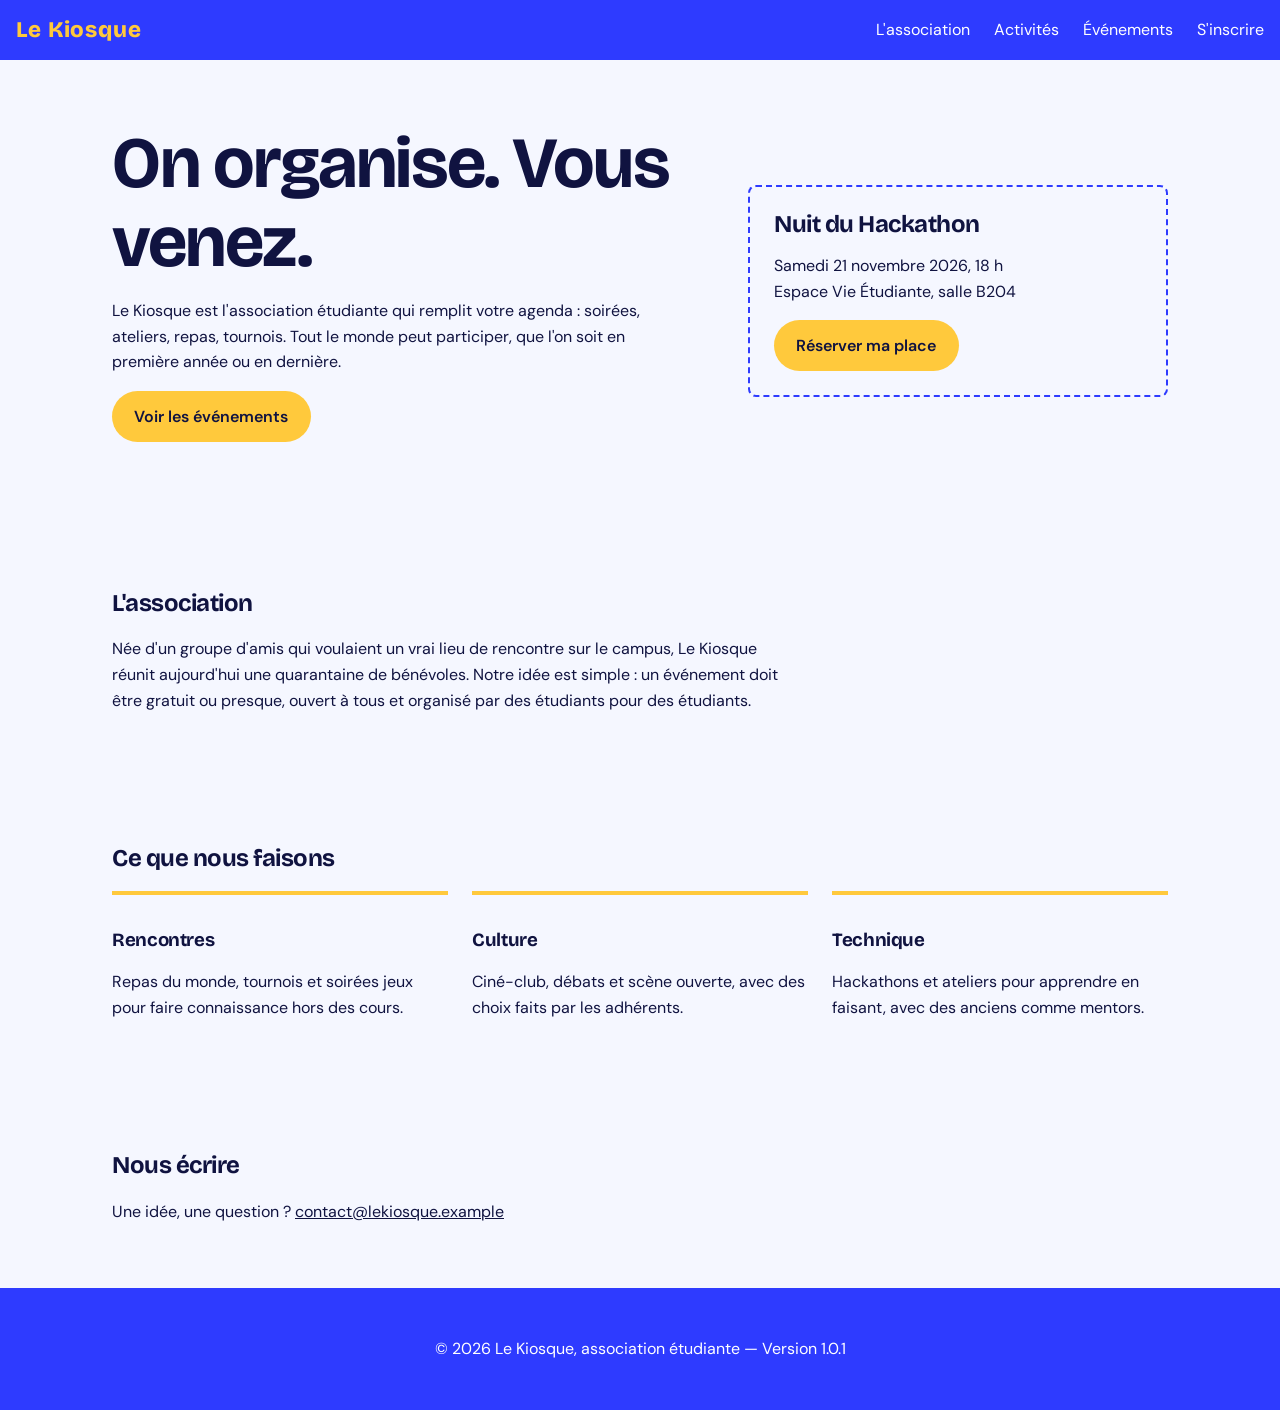
<file: index.html>
<!DOCTYPE html>


<html lang="fr">
<head>
  <meta charset="UTF-8">
  <meta name="viewport" content="width=device-width, initial-scale=1">
  <meta name="description" content="Le Kiosque organise soirées, ateliers et repas pour les étudiants.">
  <title>Le Kiosque — association étudiante</title>
  <link rel="preconnect" href="https://fonts.googleapis.com">
  <link rel="stylesheet" href="https://fonts.googleapis.com/css2?family=Bricolage+Grotesque:wght@600;800&family=DM+Sans:wght@400;600&display=swap">
  <link rel="stylesheet" href="css/style.css">
  <link rel="stylesheet" href="css/accueil.css">
</head>
<body>
<header class="site-header">
  <a class="logo" href="index.html">Le Kiosque</a>
  <button class="nav-toggle" aria-expanded="false" aria-controls="menu">Menu</button>
  <nav class="nav" aria-label="Navigation principale">
    <ul id="menu">
      <li><a href="index.html#association">L'association</a></li>
      <li><a href="index.html#activites">Activités</a></li>
      <li><a href="evenements.html">Événements</a></li>
      <li><a href="inscription.html">S'inscrire</a></li>
    </ul>
  </nav>
</header>
<main class="conteneur">
  <div class="hero">
    <div>
      <h1>On organise. Vous venez.</h1>
      <p>Le Kiosque est l'association étudiante qui remplit votre agenda : soirées, ateliers, repas, tournois. Tout le monde peut participer, que l'on soit en première année ou en dernière.</p>
      <p><a class="bouton" href="evenements.html">Voir les événements</a></p>
    </div>
    <aside class="billet" aria-label="Prochain événement">
      <h2>Nuit du Hackathon</h2>
      <p>Samedi 21 novembre 2026, 18 h<br>Espace Vie Étudiante, salle B204</p>
      <a class="bouton" href="inscription.html?evenement=hackathon">Réserver ma place</a>
    </aside>
  </div>
  <section id="association" class="apropos">
    <h2>L'association</h2>
    <p>Née d'un groupe d'amis qui voulaient un vrai lieu de rencontre sur le campus, Le Kiosque réunit aujourd'hui une quarantaine de bénévoles. Notre idée est simple : un événement doit être gratuit ou presque, ouvert à tous et organisé par des étudiants pour des étudiants.</p>
  </section>
  <section id="activites">
    <h2>Ce que nous faisons</h2>
    <div class="activites">
      <article><h3>Rencontres</h3><p>Repas du monde, tournois et soirées jeux pour faire connaissance hors des cours.</p></article>
      <article><h3>Culture</h3><p>Ciné-club, débats et scène ouverte, avec des choix faits par les adhérents.</p></article>
      <article><h3>Technique</h3><p>Hackathons et ateliers pour apprendre en faisant, avec des anciens comme mentors.</p></article>
    </div>
  </section>
  <section class="contact">
    <h2>Nous écrire</h2>
    <p>Une idée, une question ? <a href="mailto:contact@lekiosque.example">contact@lekiosque.example</a></p>
  </section>
</main>
<footer class="site-footer">
  <p>© 2026 Le Kiosque, association étudiante — Version 1.0.1</p>
</footer>
<script src="js/main.js"></script>
</body>
</html>
</file>
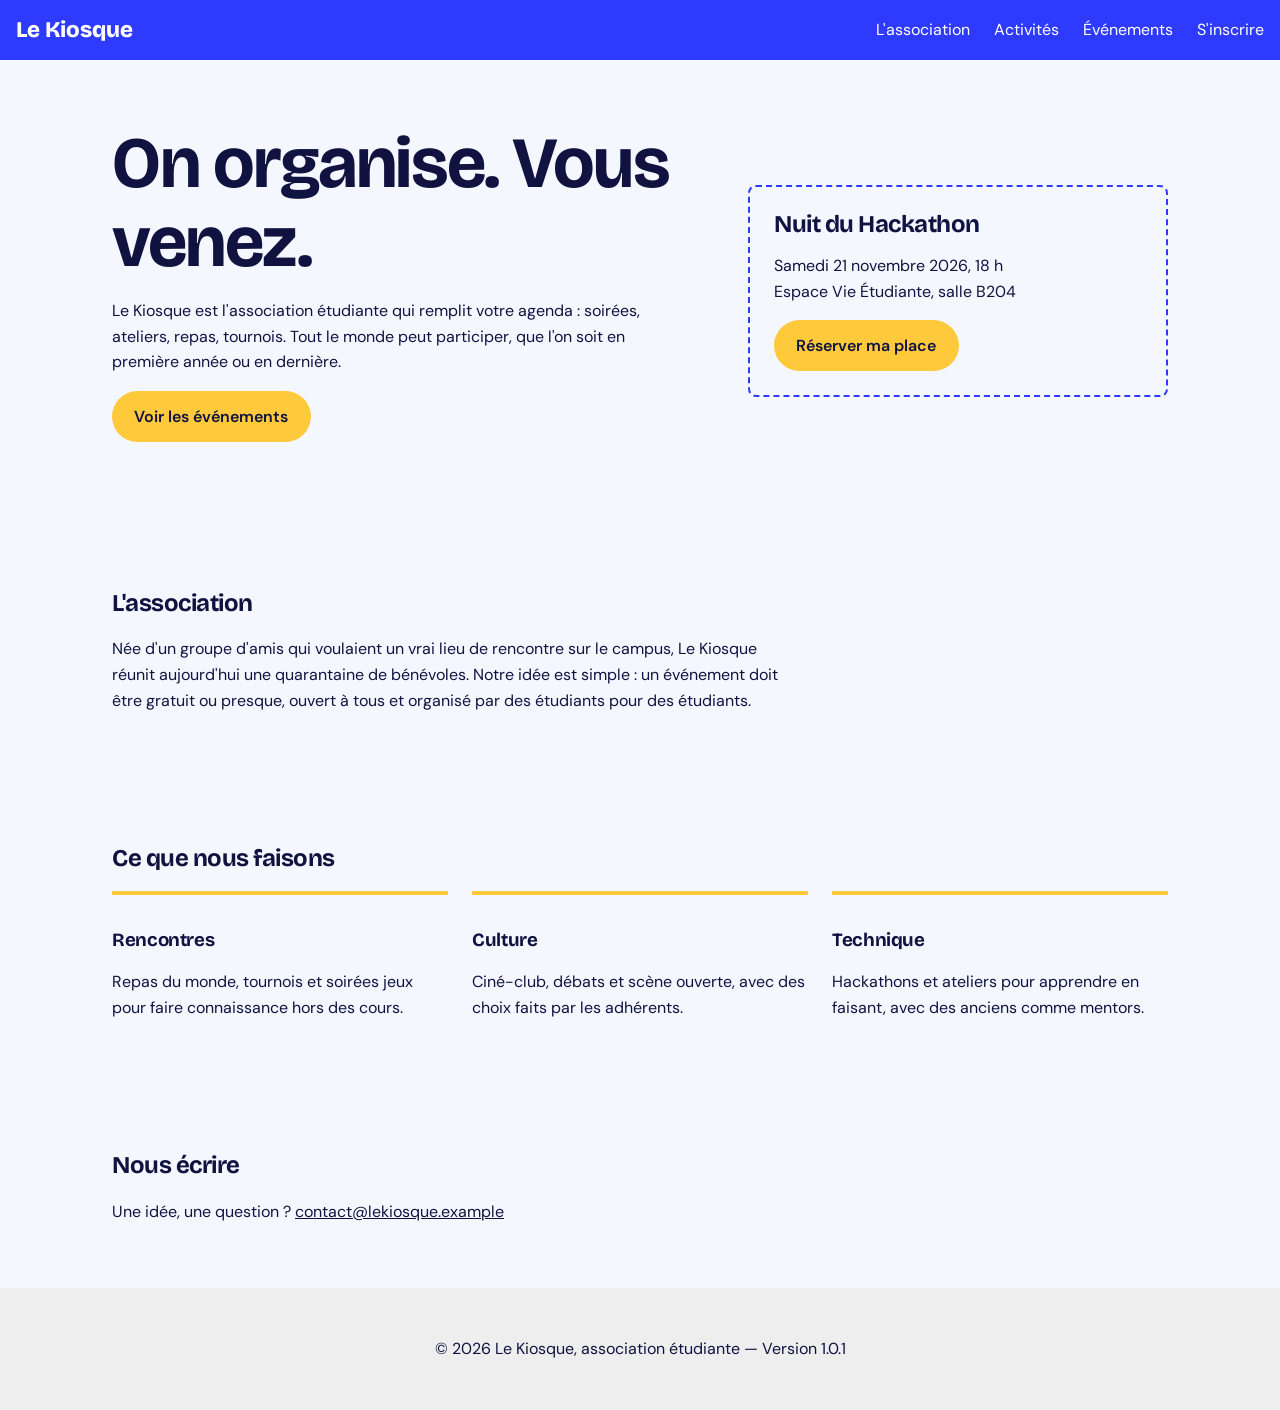
<file: site-final/index.html>
<!DOCTYPE html>
<html lang="fr">
<head>
  <meta charset="UTF-8">
  <meta name="viewport" content="width=device-width, initial-scale=1">
  <meta name="description" content="Le Kiosque organise soirées, ateliers et repas pour les étudiants.">
  <title>Le Kiosque — association étudiante</title>
  <link rel="preconnect" href="https://fonts.googleapis.com">
  <link rel="stylesheet" href="https://fonts.googleapis.com/css2?family=Bricolage+Grotesque:wght@600;800&family=DM+Sans:wght@400;600&display=swap">
  <link rel="stylesheet" href="css/style.css">
  <link rel="stylesheet" href="css/accueil.css">
</head>
<body>
<header class="site-header">
  <a class="logo" href="index.html">Le Kiosque</a>
  <button class="nav-toggle" aria-expanded="false" aria-controls="menu">Menu</button>
  <nav class="nav" aria-label="Navigation principale">
    <ul id="menu">
      <li><a href="index.html#association">L'association</a></li>
      <li><a href="index.html#activites">Activités</a></li>
      <li><a href="evenement.html">Événements</a></li>
      <li><a href="inscription.html">S'inscrire</a></li>
    </ul>
  </nav>
</header>
<main class="conteneur">
  <div class="hero">
    <div>
      <h1>On organise. Vous venez.</h1>
      <p>Le Kiosque est l'association étudiante qui remplit votre agenda : soirées, ateliers, repas, tournois. Tout le monde peut participer, que l'on soit en première année ou en dernière.</p>
      <p><a class="bouton" href="evenements.html">Voir les événements</a></p>
    </div>
    <aside class="billet" aria-label="Prochain événement">
      <h2>Nuit du Hackathon</h2>
      <p>Samedi 21 novembre 2026, 18 h<br>Espace Vie Étudiante, salle B204</p>
      <a class="bouton" href="inscription.html?evenement=hackathon">Réserver ma place</a>
    </aside>
  </div>
  <section id="association" class="apropos">
    <h2>L'association</h2>
    <p>Née d'un groupe d'amis qui voulaient un vrai lieu de rencontre sur le campus, Le Kiosque réunit aujourd'hui une quarantaine de bénévoles. Notre idée est simple : un événement doit être gratuit ou presque, ouvert à tous et organisé par des étudiants pour des étudiants.</p>
  </section>
  <section id="activites">
    <h2>Ce que nous faisons</h2>
    <div class="activites">
      <article><h3>Rencontres</h3><p>Repas du monde, tournois et soirées jeux pour faire connaissance hors des cours.</p></article>
      <article><h3>Culture</h3><p>Ciné-club, débats et scène ouverte, avec des choix faits par les adhérents.</p></article>
      <article><h3>Technique</h3><p>Hackathons et ateliers pour apprendre en faisant, avec des anciens comme mentors.</p></article>
    </div>
  </section>
  <section class="contact">
    <h2>Nous écrire</h2>
    <p>Une idée, une question ? <a href="mailto:contact@lekiosque.example">contact@lekiosque.example</a></p>
  </section>
</main>
<footer class="site-footer">
  <p>© 2026 Le Kiosque, association étudiante — Version 1.0.1</p>
</footer>
<script src="js/main.js"></script>
</body>
</html>
</file>
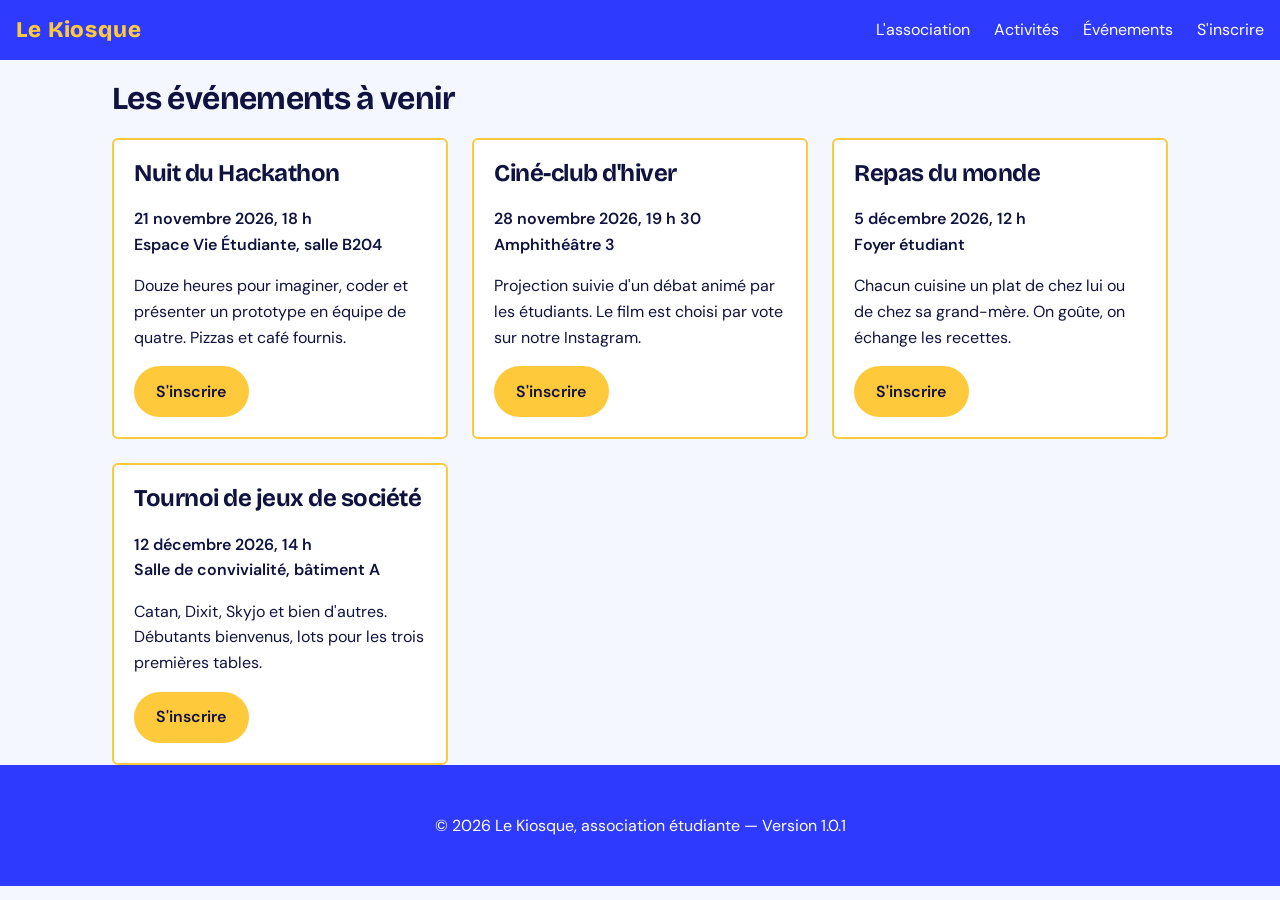
<file: evenements.html>
<!DOCTYPE html>
<html lang="fr">
<head>
  <meta charset="UTF-8">
  <meta name="viewport" content="width=device-width, initial-scale=1">
  <meta name="description" content="Le calendrier des prochains événements du Kiosque.">
  <title>Événements — Le Kiosque</title>
  <link rel="preconnect" href="https://fonts.googleapis.com">
  <link rel="stylesheet" href="https://fonts.googleapis.com/css2?family=Bricolage+Grotesque:wght@600;800&family=DM+Sans:wght@400;600&display=swap">
  <link rel="stylesheet" href="css/style.css">
  <link rel="stylesheet" href="css/evenements.css">
</head>
<body>
<header class="site-header">
  <a class="logo" href="index.html">Le Kiosque</a>
  <button class="nav-toggle" aria-expanded="false" aria-controls="menu">Menu</button>
  <nav class="nav" aria-label="Navigation principale">
    <ul id="menu">
      <li><a href="index.html#association">L'association</a></li>
      <li><a href="index.html#activites">Activités</a></li>
      <li><a href="evenements.html">Événements</a></li>
      <li><a href="inscription.html">S'inscrire</a></li>
    </ul>
  </nav>
</header>
<main class="conteneur">
  <h1>Les événements à venir</h1>
  <div class="cartes">
    <article class="carte">
      <h2>Nuit du Hackathon</h2>
      <p class="infos"><time datetime="2026-11-21">21 novembre 2026, 18 h</time><br>Espace Vie Étudiante, salle B204</p>
      <p>Douze heures pour imaginer, coder et présenter un prototype en équipe de quatre. Pizzas et café fournis.</p>
      <a class="bouton" href="inscription.html?evenement=hackathon">S'inscrire</a>
    </article>
    <article class="carte">
      <h2>Ciné-club d'hiver</h2>
      <p class="infos"><time datetime="2026-11-28">28 novembre 2026, 19 h 30</time><br>Amphithéâtre 3</p>
      <p>Projection suivie d'un débat animé par les étudiants. Le film est choisi par vote sur notre Instagram.</p>
      <a class="bouton" href="inscription.html?evenement=cine-club">S'inscrire</a>
    </article>
    <article class="carte">
      <h2>Repas du monde</h2>
      <p class="infos"><time datetime="2026-12-05">5 décembre 2026, 12 h</time><br>Foyer étudiant</p>
      <p>Chacun cuisine un plat de chez lui ou de chez sa grand-mère. On goûte, on échange les recettes.</p>
      <a class="bouton" href="inscription.html?evenement=repas-du-monde">S'inscrire</a>
    </article>
    <article class="carte">
      <h2>Tournoi de jeux de société</h2>
      <p class="infos"><time datetime="2026-12-12">12 décembre 2026, 14 h</time><br>Salle de convivialité, bâtiment A</p>
      <p>Catan, Dixit, Skyjo et bien d'autres. Débutants bienvenus, lots pour les trois premières tables.</p>
      <a class="bouton" href="inscription.html?evenement=jeux">S'inscrire</a>
    </article>
  </div>
</main>
<footer class="site-footer">
  <p>© 2026 Le Kiosque, association étudiante — Version 1.0.1</p>
</footer>
<script src="js/main.js"></script>
</body>
</html>
</file>
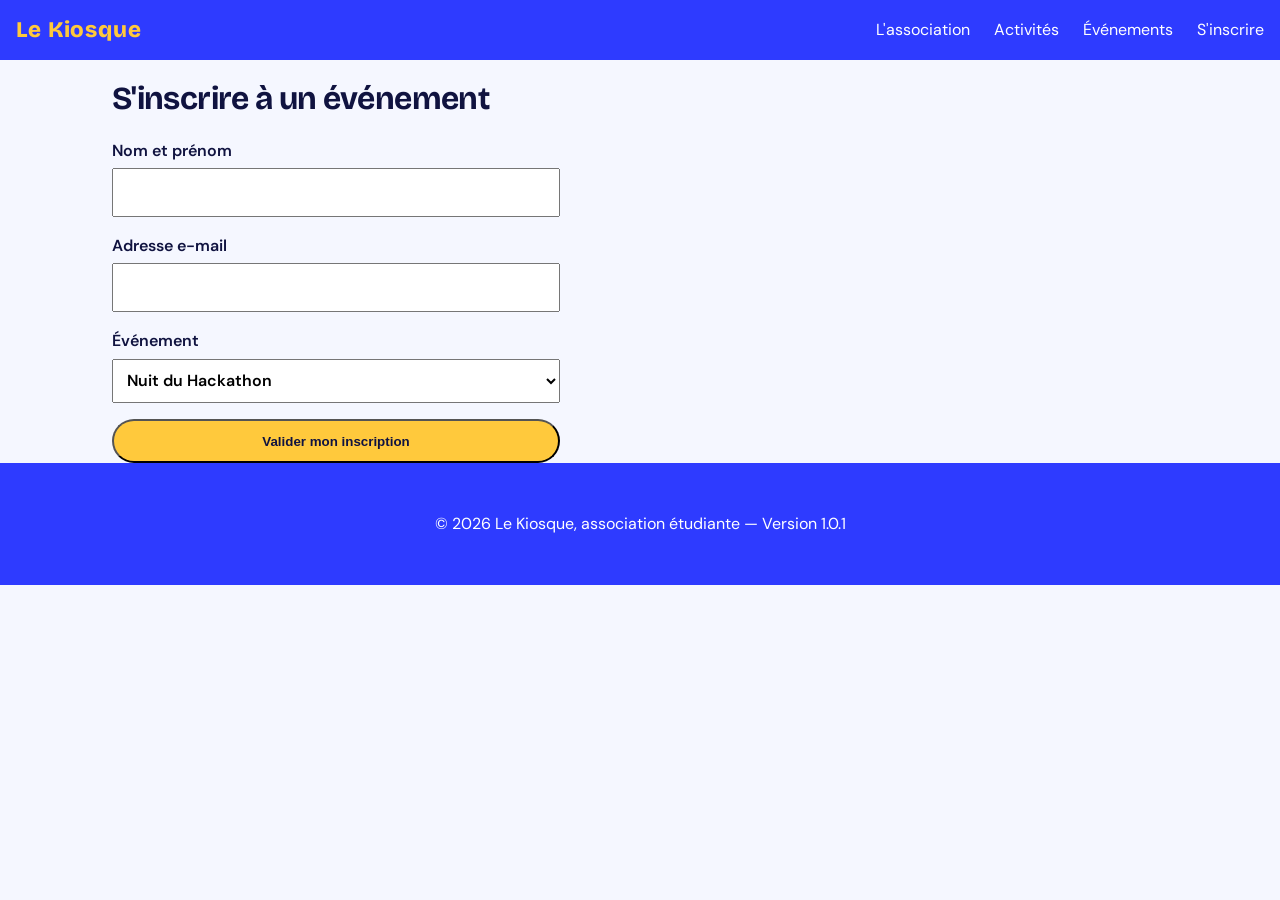
<file: inscription.html>
<!DOCTYPE html>
<html lang="fr">
<head>
  <meta charset="UTF-8">
  <meta name="viewport" content="width=device-width, initial-scale=1">
  <meta name="description" content="Inscrivez-vous aux événements du Kiosque.">
  <title>Inscription — Le Kiosque</title>
  <link rel="preconnect" href="https://fonts.googleapis.com">
  <link rel="stylesheet" href="https://fonts.googleapis.com/css2?family=Bricolage+Grotesque:wght@600;800&family=DM+Sans:wght@400;600&display=swap">
  <link rel="stylesheet" href="css/style.css">
  <link rel="stylesheet" href="css/evenements.css">
</head>
<body>
<header class="site-header">
  <a class="logo" href="index.html">Le Kiosque</a>
  <button class="nav-toggle" aria-expanded="false" aria-controls="menu">Menu</button>
  <nav class="nav" aria-label="Navigation principale">
    <ul id="menu">
      <li><a href="index.html#association">L'association</a></li>
      <li><a href="index.html#activites">Activités</a></li>
      <li><a href="evenements.html">Événements</a></li>
      <li><a href="inscription.html">S'inscrire</a></li>
    </ul>
  </nav>
</header>
<main class="conteneur">
  <h1>S'inscrire à un événement</h1>
  <form id="form-inscription" class="formulaire">
    <label>Nom et prénom <input type="text" name="nom" required></label>
    <label>Adresse e-mail <input type="email" name="email" required></label>
    <label>Événement
      <select name="evenement" id="evenement" required>
        <option value="hackathon">Nuit du Hackathon</option>
        <option value="cine-club">Ciné-club d'hiver</option>
        <option value="repas-du-monde">Repas du monde</option>
        <option value="jeux">Tournoi de jeux de société</option>
      </select>
    </label>
    <button class="bouton" type="submit">Valider mon inscription</button>
  </form>
  <p id="confirmation" role="status" hidden></p>
</main>
<footer class="site-footer">
  <p>© 2026 Le Kiosque, association étudiante — Version 1.0.1</p>
</footer>
<script src="js/main.js"></script>
<script src="js/inscription.js"></script>
</body>
</html>
</file>
<file: css/style.css>
:root {
  --couleur-texte: #101340;
  --couleur-fond: #f5f7ff;
  --couleur-principale: #2e3bff;
  --couleur-accent: #ffc93c;
  --police: "DM Sans", system-ui, sans-serif;
  --police-titre: "Bricolage Grotesque", "DM Sans", sans-serif;
  --espace: 1rem;
}
* { box-sizing: border-box; }
body { margin: 0; font-family: var(--police); color: var(--couleur-texte); background: var(--couleur-fond); line-height: 1.6; }
img { max-width: 100%; }
.site-header {
  display: flex;
  align-items: center;
  justify-content: space-between;
  padding: 0.75rem var(--espace);
  background: var(--couleur-principale);
  color: #fff;
  flex-wrap: wrap;
  position: sticky;
  top: 0;
  z-index: 10;
}
.nav-toggle { display: none; }
.logo { font-weight: 700; text-decoration: none; color: inherit; }
.nav ul { display: flex; gap: 1.5rem; list-style: none; margin: 0; padding: 0; }
.nav a { color: inherit; text-decoration: none; }
.nav a:hover, .nav a:focus-visible { text-decoration: underline; }
.conteneur { max-width: 70rem; margin: 0 auto; padding: 0 2rem; }
section { padding: 3rem 0; }
.bouton { display: inline-block; padding: 0.7rem 1.2rem; background: var(--couleur-principale); color: #fff; border-radius: 4px; text-decoration: none; }

h1, h2, h3 { font-family: var(--police-titre); line-height: 1.1; letter-spacing: -0.02em; }
.bouton { background: var(--couleur-accent); color: var(--couleur-texte); font-weight: 600; padding: 0.8rem 1.4rem; border-radius: 999px; }
.bouton:hover, .bouton:focus-visible { background: var(--couleur-principale); color: #fff; }
.logo { font-family: var(--police-titre); font-size: 1.4rem; font-weight: 800; }

.site-footer { padding: 2rem; text-align: center; background: #eee; }
/* Identité visuelle : logo et pied de page */
.logo { color: var(--couleur-accent); letter-spacing: 0.04em; }
.site-footer { background: var(--couleur-principale); color: #fff; }

@media (max-width: 48rem) {
  .nav-toggle { display: inline-block; background: none; color: inherit; border: 2px solid currentColor; border-radius: 6px; padding: 0.4rem 0.8rem; font: inherit; }
  .nav { width: 100%; }
  .nav ul { display: none; flex-direction: column; gap: 0.5rem; padding: 0.75rem 0; }
  .nav.ouvert ul { display: flex; }
  .conteneur { padding: 0 var(--espace); }
  section { padding: 2rem 0; }
}
</file>
<file: css/accueil.css>
.hero { display: grid; grid-template-columns: 1.4fr 1fr; gap: 3rem; align-items: center; padding: 4rem 0; }
.hero h1 { font-size: clamp(2.4rem, 6vw, 4.5rem); margin: 0 0 1rem; }
.hero p { max-width: 36rem; }
.billet { border: 2px dashed var(--couleur-principale); padding: 1.5rem; border-radius: 8px; }
.billet h2 { margin: 0 0 0.5rem; font-size: 1.5rem; }
.apropos p { max-width: 42rem; }
.activites { display: grid; grid-template-columns: repeat(auto-fit, minmax(min(100%, 15rem), 1fr)); gap: 1.5rem; }
.activites article { border-top: 4px solid var(--couleur-accent); padding-top: 1rem; }
.contact a { color: inherit; }

@media (max-width: 48rem) {
  .hero { grid-template-columns: 1fr; padding: 2rem 0; gap: 1.5rem; }
}

.nav.ouvert ul {
  display: flex;
}
</file>
<file: site-final/css/style.css>
:root {
  --couleur-texte: #101340;
  --couleur-fond: #f5f7ff;
  --couleur-principale: #2e3bff;
  --couleur-accent: #ffc93c;
  --police: "DM Sans", system-ui, sans-serif;
  --police-titre: "Bricolage Grotesque", "DM Sans", sans-serif;
  --espace: 1rem;
}
* { box-sizing: border-box; }
body { margin: 0; font-family: var(--police); color: var(--couleur-texte); background: var(--couleur-fond); line-height: 1.6; }
img { max-width: 100%; }
.site-header {
  display: flex;
  align-items: center;
  justify-content: space-between;
  padding: 0.75rem var(--espace);
  background: var(--couleur-principale);
  color: #fff;
  flex-wrap: wrap;
  position: sticky;
  top: 0;
  z-index: 10;
}
.nav-toggle { display: none; }
.logo { font-weight: 700; text-decoration: none; color: inherit; }
.nav ul { display: flex; gap: 1.5rem; list-style: none; margin: 0; padding: 0; }
.nav a { color: inherit; text-decoration: none; }
.nav a:hover, .nav a:focus-visible { text-decoration: underline; }
.conteneur { max-width: 70rem; margin: 0 auto; padding: 0 2rem; }
section { padding: 3rem 0; }
.bouton { display: inline-block; padding: 0.7rem 1.2rem; background: var(--couleur-principale); color: #fff; border-radius: 4px; text-decoration: none; }

h1, h2, h3 { font-family: var(--police-titre); line-height: 1.1; letter-spacing: -0.02em; }
.bouton { background: var(--couleur-accent); color: var(--couleur-texte); font-weight: 600; padding: 0.8rem 1.4rem; border-radius: 999px; }
.bouton:hover, .bouton:focus-visible { background: var(--couleur-principale); color: #fff; }
.logo { font-family: var(--police-titre); font-size: 1.4rem; font-weight: 800; }
.site-footer { padding: 2rem; text-align: center; background: #eee; }
/* Responsive */
@media (max-width: 48rem) {
  .nav-toggle { display: inline-block; background: none; color: inherit; border: 2px solid currentColor; border-radius: 6px; padding: 0.4rem 0.8rem; font: inherit; }
  .nav { width: 100%; }
  .nav ul { display: none; flex-direction: column; gap: 0.5rem; padding: 0.75rem 0; }
  .nav.ouvert ul { display: flex; }
  .conteneur { padding: 0 var(--espace); }
  section { padding: 2rem 0; }
}
</file>
<file: site-final/css/accueil.css>
.hero { display: grid; grid-template-columns: 1.4fr 1fr; gap: 3rem; align-items: center; padding: 4rem 0; }
.hero h1 { font-size: clamp(2.4rem, 6vw, 4.5rem); margin: 0 0 1rem; }
.hero p { max-width: 36rem; }
.billet { border: 2px dashed var(--couleur-principale); padding: 1.5rem; border-radius: 8px; }
.billet h2 { margin: 0 0 0.5rem; font-size: 1.5rem; }
.apropos p { max-width: 42rem; }
.activites { display: grid; grid-template-columns: repeat(auto-fit, minmax(min(100%, 15rem), 1fr)); gap: 1.5rem; }
.activites article { border-top: 4px solid var(--couleur-accent); padding-top: 1rem; }
.contact a { color: inherit; }

@media (max-width: 48rem) {
  .hero { grid-template-columns: 1fr; padding: 2rem 0; gap: 1.5rem; }
}
</file>
<file: css/evenements.css>
.cartes { display: grid; grid-template-columns: repeat(auto-fill, minmax(min(100%, 18rem), 1fr)); gap: 1.5rem; }
.carte { border: 2px solid var(--couleur-accent); padding: 1.25rem; border-radius: 6px; background: #fff; }
.cartes > * { min-width: 0; overflow-wrap: anywhere; }
.carte h2 { margin-top: 0; }
.infos { font-weight: 600; }
.formulaire { display: grid; gap: 1rem; max-width: 28rem; }
.formulaire label { display: grid; gap: 0.3rem; font-weight: 600; }
.formulaire input, .formulaire select { padding: 0.6rem; font: inherit; }
</file>
